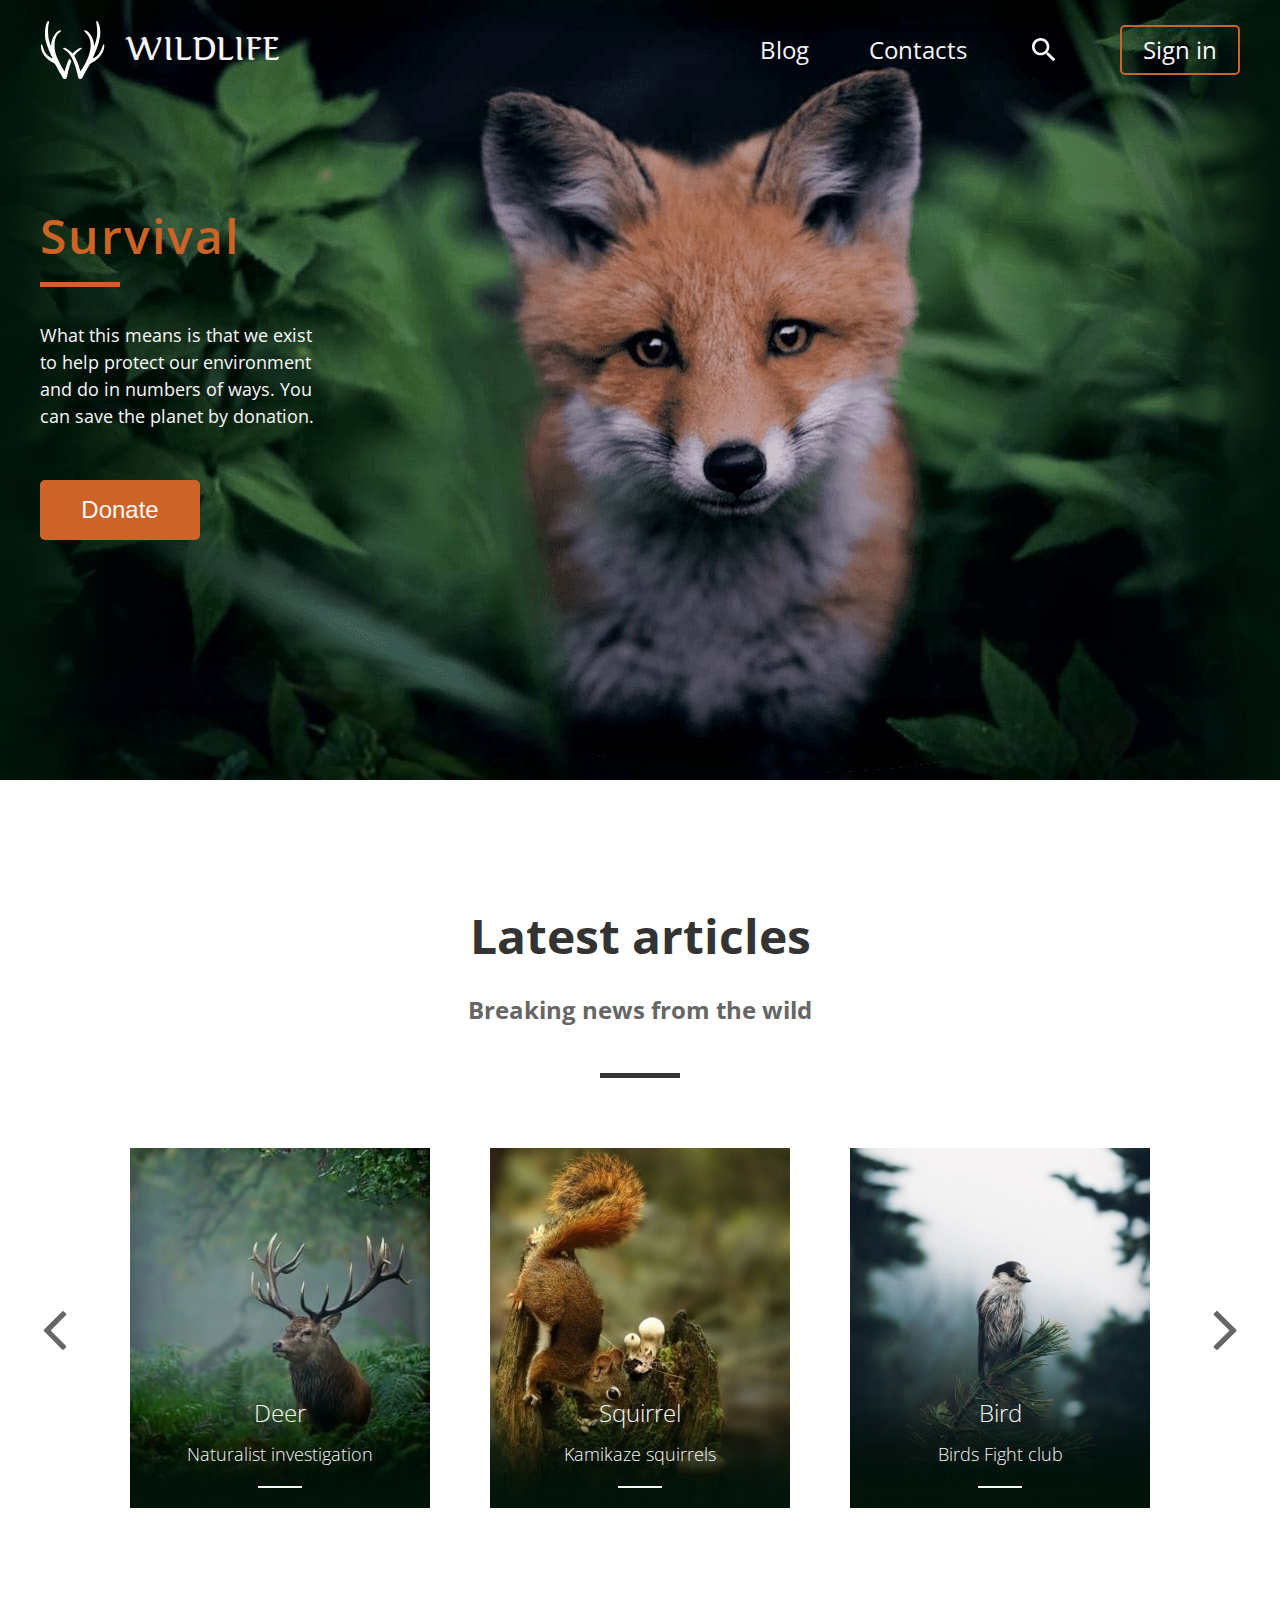
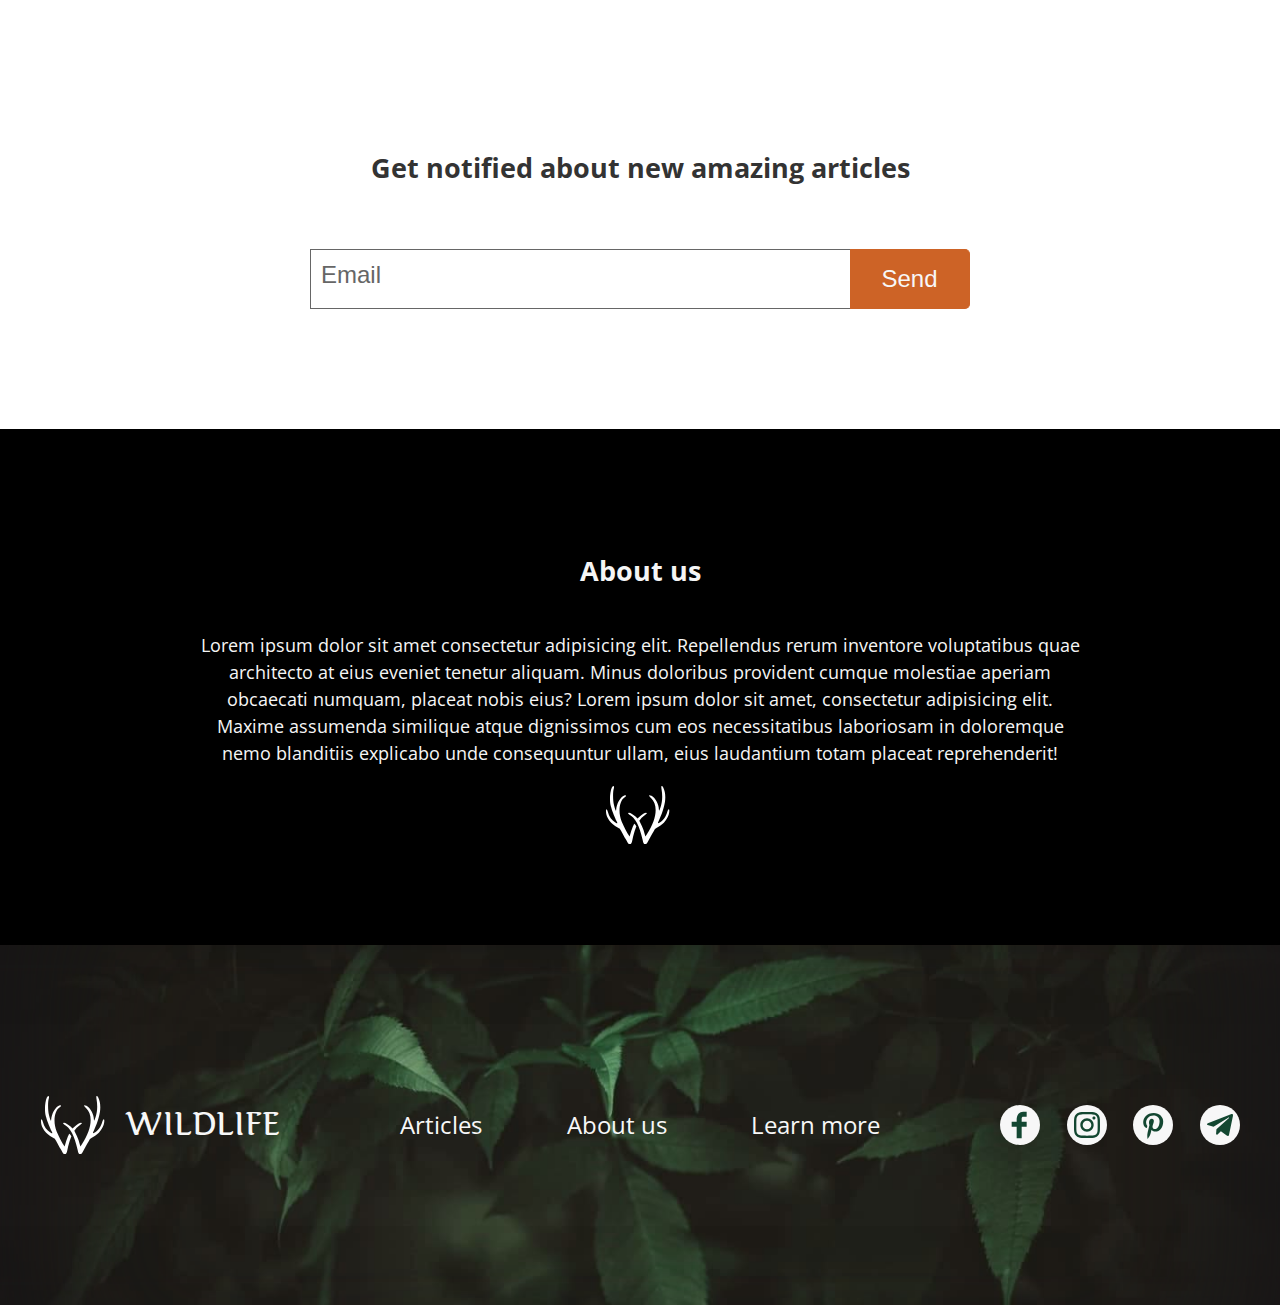
<file: 06-build-page/project-dist/index.html>
<!doctype html>
<html lang="en">
  <head>
    <meta charset="UTF-8" />
    <meta name="viewport" content="width=device-width, initial-scale=1.0" />
    <link
      href="https://fonts.googleapis.com/css2?family=Open+Sans:wght@100;300;400;600&display=swap"
      rel="stylesheet"
    />
    <link rel="stylesheet" href="style.css" />
    <title>wildlife</title>
  </head>
  <body>
    <header class="header">
  <div class="container">
    <div class="inner-container">
      <nav class="main-nav">
        <div class="logo">
          <div class="logo-icon"></div>
          <h1>wildlife</h1>
        </div>
        <ul class="nav-list">
          <li class="list-item"><a href="#">Blog</a></li>
          <li class="list-item"><a href="#">Contacts</a></li>
          <li class="list-item search"><a href="#"></a></li>
          <li class="list-item login"><a href="#">Sign in</a></li>
        </ul>
      </nav>
      <div class="header-promo">
        <h2 class="header-title">Survival</h2>
        <p class="header-text">
          What this means is that we exist to help protect our environment and
          do in numbers of ways. You can save the planet by donation.
        </p>
        <button class="header-button">Donate</button>
      </div>
    </div>
  </div>
</header>

    <main class="main"><div class="container">
  <div class="inner-container">
    <h2 class="main-title">Latest articles</h2>
    <h3 class="main-subtitle">Breaking news from the wild</h3>
    <div class="slider">
      <a class="arrow arrow-left"></a>
      <div class="item item1">
        <a href="#">
          <h2 class="item-title">Deer</h2>
          <h3 class="item-subtitle">Naturalist investigation</h3>
        </a>
      </div>
      <div class="item item2">
        <a href="#">
          <h2 class="item-title">Squirrel</h2>
          <h3 class="item-subtitle">Kamikaze squirrels</h3>
        </a>
      </div>
      <div class="item item3">
        <a href="#">
          <h2 class="item-title">Bird</h2>
          <h3 class="item-subtitle">Birds Fight club</h3>
        </a>
      </div>
      <a class="arrow arrow-right"></a>
    </div>
    <div class="mail">
      <h2 class="mail-title">Get notified about new amazing articles</h2>
      <form action="#" method="post" class="mail-form">
        <input
          type="text"
          class="mail-input"
          placeholder="Email"
          required
          autofocus
        />
        <input type="submit" class="mail-button" value="Send" />
      </form>
    </div>
  </div>
</div>
</main>
    <div class="about-container">
  <h2>About us</h2>
  <p class="about-text">
    Lorem ipsum dolor sit amet consectetur adipisicing elit. Repellendus rerum
    inventore voluptatibus quae architecto at eius eveniet tenetur aliquam.
    Minus doloribus provident cumque molestiae aperiam obcaecati numquam,
    placeat nobis eius? Lorem ipsum dolor sit amet, consectetur adipisicing
    elit. Maxime assumenda similique atque dignissimos cum eos necessitatibus
    laboriosam in doloremque nemo blanditiis explicabo unde consequuntur ullam,
    eius laudantium totam placeat reprehenderit!
  </p>
  <div class="logo-icon"></div>
</div>
<footer class="footer">
  <div class="container">
    <div class="inner-container footer-inner-container">
      <div class="logo">
        <div class="logo-icon"></div>
        <h2>wildlife</h2>
      </div>
      <ul class="nav-list">
        <li class="list-item"><a href="#">Articles</a></li>
        <li class="list-item"><a href="#">About us</a></li>
        <li class="list-item"><a href="#">Learn more</a></li>
      </ul>
      <ul class="nav-list social-list">
        <li class="list-item social-item fb"><a href="#"></a></li>
        <li class="list-item social-item instagramm"><a href="#"></a></li>
        <li class="list-item social-item pinterest"><a href="#"></a></li>
        <li class="list-item social-item telegram"><a href="#"></a></li>
      </ul>
    </div>
  </div>
</footer>

  </body>
</html>
</file>
<file: 06-build-page/project-dist/style.css>
@font-face {
  font-family: 'Karolina';
  src: url('assets/fonts/Karolina-Regular.woff2') format('woff2');
  font-weight: normal;
  font-style: normal;
}

* {
  box-sizing: border-box;
}

body {
  margin: 0;
  padding: 0;
  font-family: 'Open Sans', sans-serif;
  font-size: 18px;
  line-height: 1.5;
}

.inner-container {
  max-width: 1200px;
  margin: 0 auto;
}

header {
  background-color: #02160b;
}

header .container {
  min-height: 780px;
  background-image: url('assets/img/header.jpg');
  background-size: cover;
  padding-top: 20px;
  box-shadow:
    -150px 0 150px -100px #02160b inset,
    150px 0 150px -100px #02160b inset,
    -100px 0 100px -90px #02160b inset,
    100px 0 100px -90px #02160b inset,
    -50px 0 50px -40px #02160b inset,
    50px 0 50px -40px #02160b inset;
}

.main-nav {
  display: flex;
  align-items: center;
  justify-content: space-between;
  margin-bottom: 120px;
}

.nav-list {
  display: flex;
  align-items: center;
  justify-content: space-between;
  width: 480px;
  padding: 0;
  margin: 0;
  height: 60px;
}

.list-item {
  padding: 0;
  margin: 0;
  list-style: none;
}

.list-item a {
  font-size: 24px;
  line-height: 60px;
  color: #f7f7f7;
  text-decoration: none;
  transition: 0.3s;
}

.list-item:hover a {
  color: #cd6326;
}

.logo {
  display: flex;
  align-items: center;
  justify-content: space-between;
  width: 240px;
  height: 60px;
}

.logo-icon {
  width: 70px;
  height: 60px;
  background-image: url('assets/svg/logo.svg');
  background-size: contain;
  background-position: left center;
  background-repeat: no-repeat;
}

.logo h1,
.logo h2 {
  padding: 0;
  margin: 0;
  font-family: 'Karolina';
  font-size: 32px;
  color: #f7f7f7;
  line-height: 60px;
  text-transform: uppercase;
  font-weight: 300;
}

.search {
  width: 32px;
  height: 32px;
  background-image: url('assets/svg/search.svg');
  background-size: contain;
  background-position: center center;
  background-repeat: no-repeat;
  cursor: pointer;
}

.login {
  width: 120px;
  height: 50px;
  border: 2px solid #cd6326;
  border-radius: 5px;
  text-align: center;
  transition: 0.3s;
}

.login:hover {
  background-color: #cd6326;
  border-color: #cd6326;
}

.login:active {
  background-color: #8f5515;
  border-color: #8f5515;
}

.login a,
.login:hover a,
.login:active a {
  color: #f7f7f7;
  line-height: 46px;
}

.header-title {
  position: relative;
  font-size: 48px;
  font-weight: 600;
  color: #cd6326;
  letter-spacing: 2px;
  margin-bottom: 50px;
}

.header-title::after {
  content: '';
  position: absolute;
  left: 0;
  bottom: -15px;
  width: 80px;
  height: 5px;
  background-color: #cd6326;
}

.header-text {
  width: 280px;
  color: #f7f7f7;
  margin-bottom: 50px;
}

.header-button {
  width: 160px;
  height: 60px;
  color: #f7f7f7;
  background-color: #cd6326;
  border-radius: 5px;
  font-size: 24px;
  border: 0;
  outline: 0;
  cursor: pointer;
  transition: 0.3s;
}

.header-button:hover {
  background-color: #e4902d;
}

.header-button:active {
  background-color: #8f5515;
}

main .container {
  padding-top: 120px;
  padding-bottom: 120px;
}

.main-title {
  font-size: 48px;
  color: #333;
  text-align: center;
  margin: 0;
  padding: 0;
  margin-bottom: 20px;
}

.main-subtitle {
  position: relative;
  font-size: 24px;
  color: #666;
  text-align: center;
  margin: 0;
  margin-bottom: 120px;
  padding: 0;
}

.main-subtitle::after {
  content: '';
  position: absolute;
  left: 50%;
  margin-left: -40px;
  bottom: -50px;
  width: 80px;
  height: 5px;
  background-color: #333;
}

.slider {
  display: flex;
  align-items: center;
  justify-content: space-between;
  margin-bottom: 240px;
}

.item a {
  display: flex;
  align-items: center;
  justify-content: flex-end;
  flex-direction: column;
  width: 300px;
  height: 360px;
  background-size: cover;
  background-repeat: no-repeat;
  text-decoration: none;
  box-shadow:
    0 -150px 150px -120px #02160b inset,
    0 -100px 100px -80px #02160b inset,
    0 -50px 50px -40px #02160b inset;
}

.item1 {
  background-image: url('assets/img/item1.jpg');
}

.item2 {
  background-image: url('assets/img/item2.jpg');
}

.item3 {
  background-image: url('assets/img/item3.jpg');
}

.item-title {
  font-size: 24px;
  font-weight: 300;
  color: #f7f7f7;
  text-align: center;
  margin: 0;
  padding: 0;
  margin-bottom: 10px;
}

.item-subtitle {
  position: relative;
  font-size: 18px;
  font-weight: 100;
  color: #f7f7f7;
  text-align: center;
  margin: 0;
  margin-bottom: 40px;
  padding: 0;
}

.item-subtitle::after {
  content: '';
  position: absolute;
  left: 50%;
  margin-left: -22px;
  bottom: -20px;
  width: 44px;
  height: 2px;
  background-color: #f7f7f7;
}

.arrow {
  width: 30px;
  height: 70px;
  background-size: contain;
  background-position: center center;
  background-repeat: no-repeat;
  cursor: pointer;
}

.arrow-left {
  background-image: url('assets/svg/arrow-left.svg');
}

.arrow-right {
  background-image: url('assets/svg/arrow-right.svg');
}

.mail-form {
  display: flex;
  height: 60px;
  justify-content: center;
}

.mail-title {
  padding: 0;
  margin: 0;
  margin-bottom: 60px;
  text-align: center;
  color: #333;
}

.mail-input {
  box-sizing: border-box;
  width: 540px;
  height: 60px;
  padding: 10px;
  background-color: transparent;
  border: 1px solid #666;
  border-right: 0;
  outline: 0;
}

.mail-input::placeholder {
  font-size: 24px;
  line-height: 58px;
  color: #666;
}

.mail-button {
  width: 120px;
  height: 60px;
  color: #f7f7f7;
  background-color: #cd6326;
  font-size: 24px;
  border: 1px solid #cd6326;
  border-radius: 0 5px 5px 0;
  border-left: 0;
  cursor: pointer;
  transition: 0.3s;
}

.mail-button:hover {
  background-color: #e4902d;
  border-color: #e4902d;
  outline: 0;
}

.mail-button:active {
  background-color: #8f5515;
  border-color: #8f5515;
  outline: 0;
}

footer {
  background-color: #181617;
}

footer .container {
  background-image: url('assets/img/footer.jpg');
  background-size: cover;
  box-shadow:
    -150px 0 150px -100px #181617 inset,
    150px 0 150px -100px #181617 inset;
}

.footer-inner-container {
  display: flex;
  align-items: center;
  justify-content: space-between;
  min-height: 360px;
}

.social-list {
  width: 240px;
  display: flex;
  justify-content: space-between;
  align-items: center;
}

.social-item {
  width: 40px;
  height: 40px;
  border-radius: 20px;
}

.social-item a {
  display: block;
  width: 40px;
  height: 40px;
  border-radius: 20px;
  background-color: #f7f7f7;
  background-size: contain;
  background-position: center center;
  background-repeat: no-repeat;
}

.fb a {
  background-image: url('assets/svg/facebook.svg');
}

.instagramm a {
  background-image: url('assets/svg/instagram.svg');
  background-size: 26px;
}

.pinterest a {
  background-image: url('assets/svg/pinterest.svg');
}

.telegram a {
  background-image: url('assets/svg/telegram.svg');
  background-size: 26px;
}

.about-container {
  padding-top: 100px;
  padding-bottom: 100px;

  display: flex;
  flex-direction: column;
  justify-content: space-between;
  align-items: center;

  text-align: center;

  background-color: black;
  color: whitesmoke;
}

.about-text {
  width: 70%;
}
</file>
